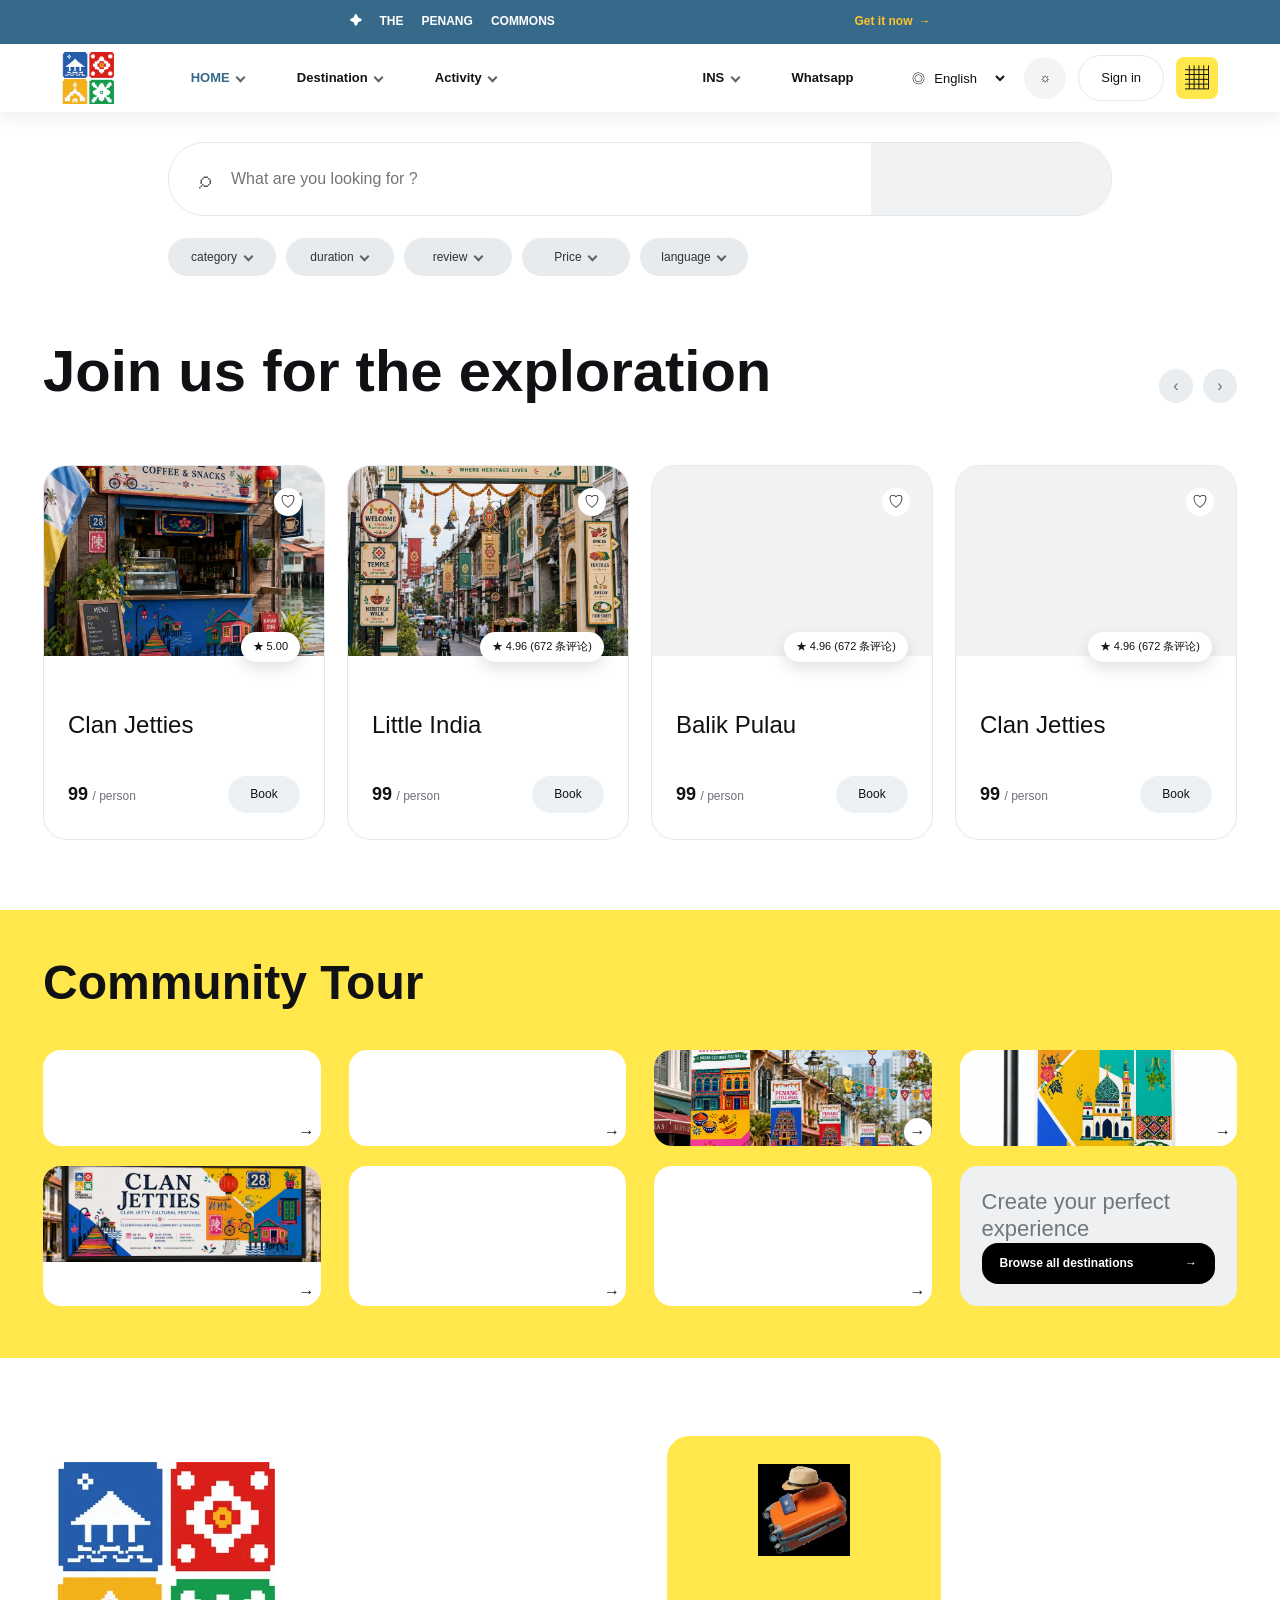
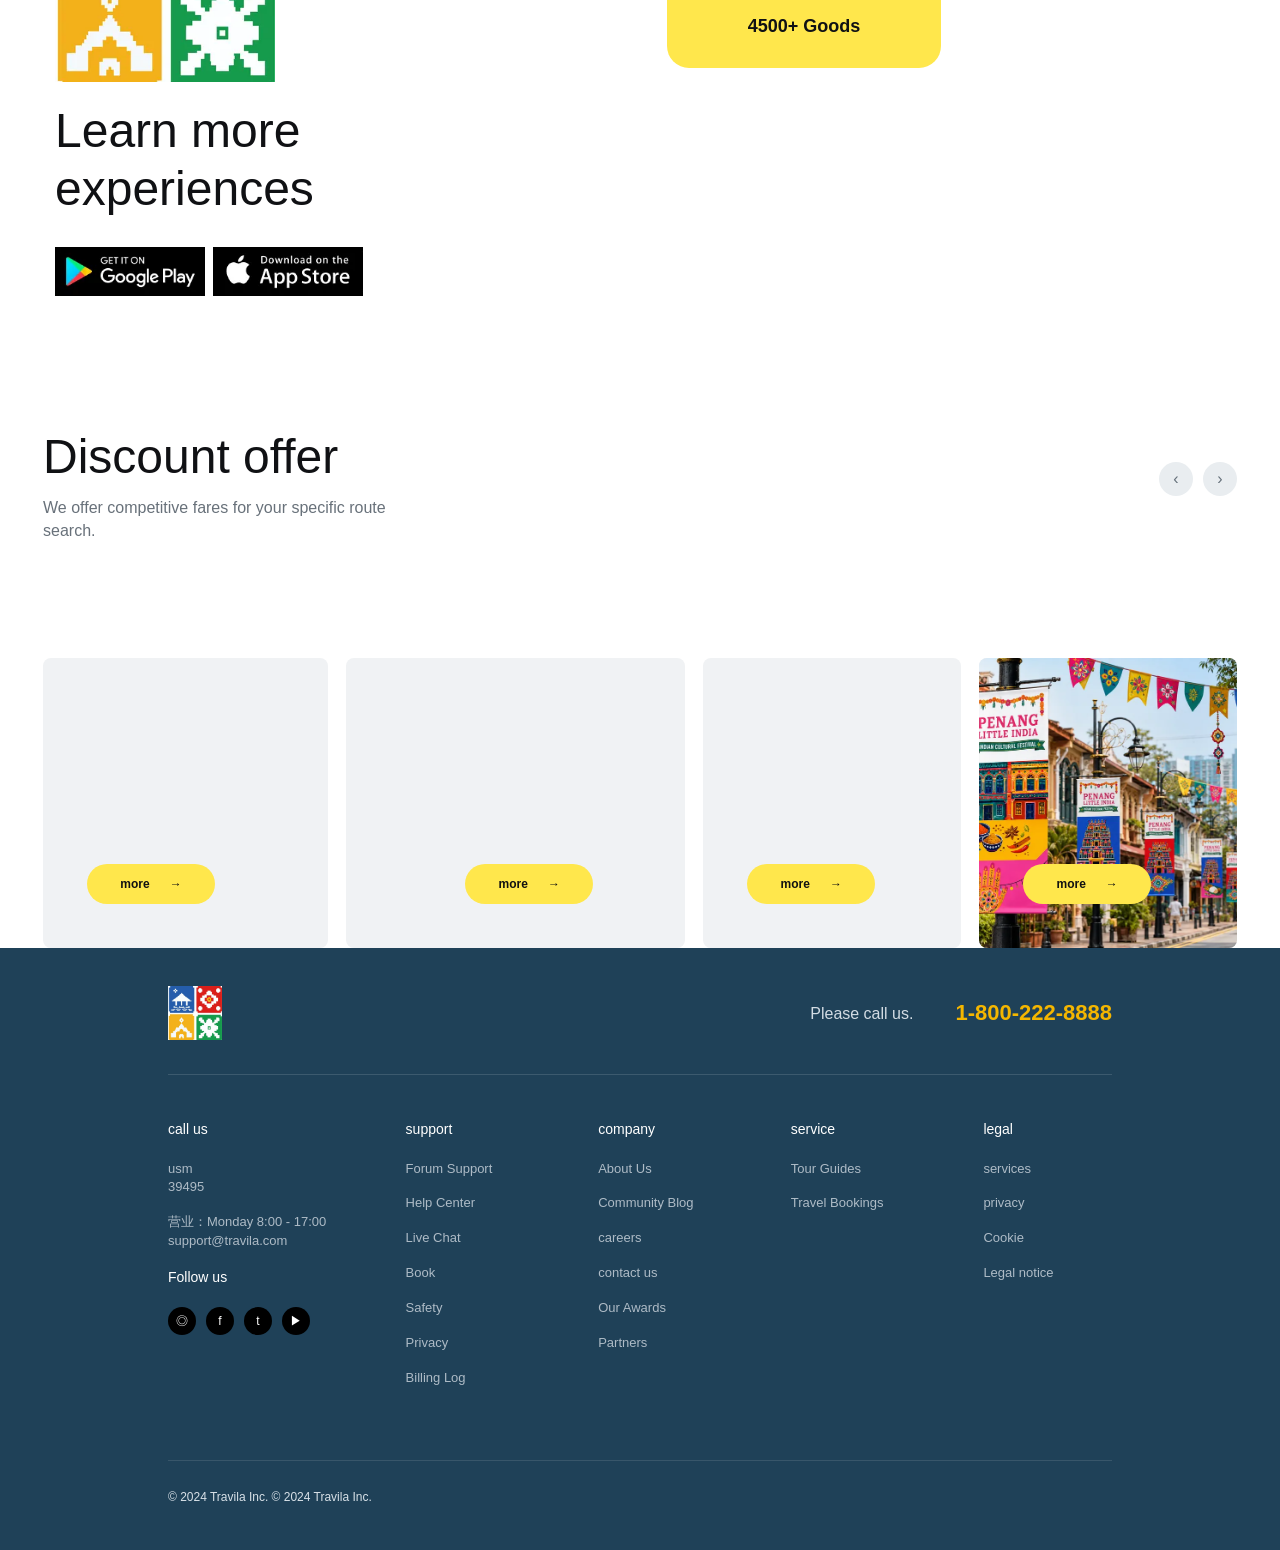
<file: index.html>
<!doctype html>
<html lang="zh-CN">
<head>
  <meta charset="utf-8">
  <meta name="viewport" content="width=device-width, initial-scale=1">
  <meta http-equiv="refresh" content="0; url=page-1.html">
  <title>The Penang Commons</title>
</head>
<body>
  <p><a href="page-1.html">Open The Penang Commons</a></p>
</body>
</html>
</file>
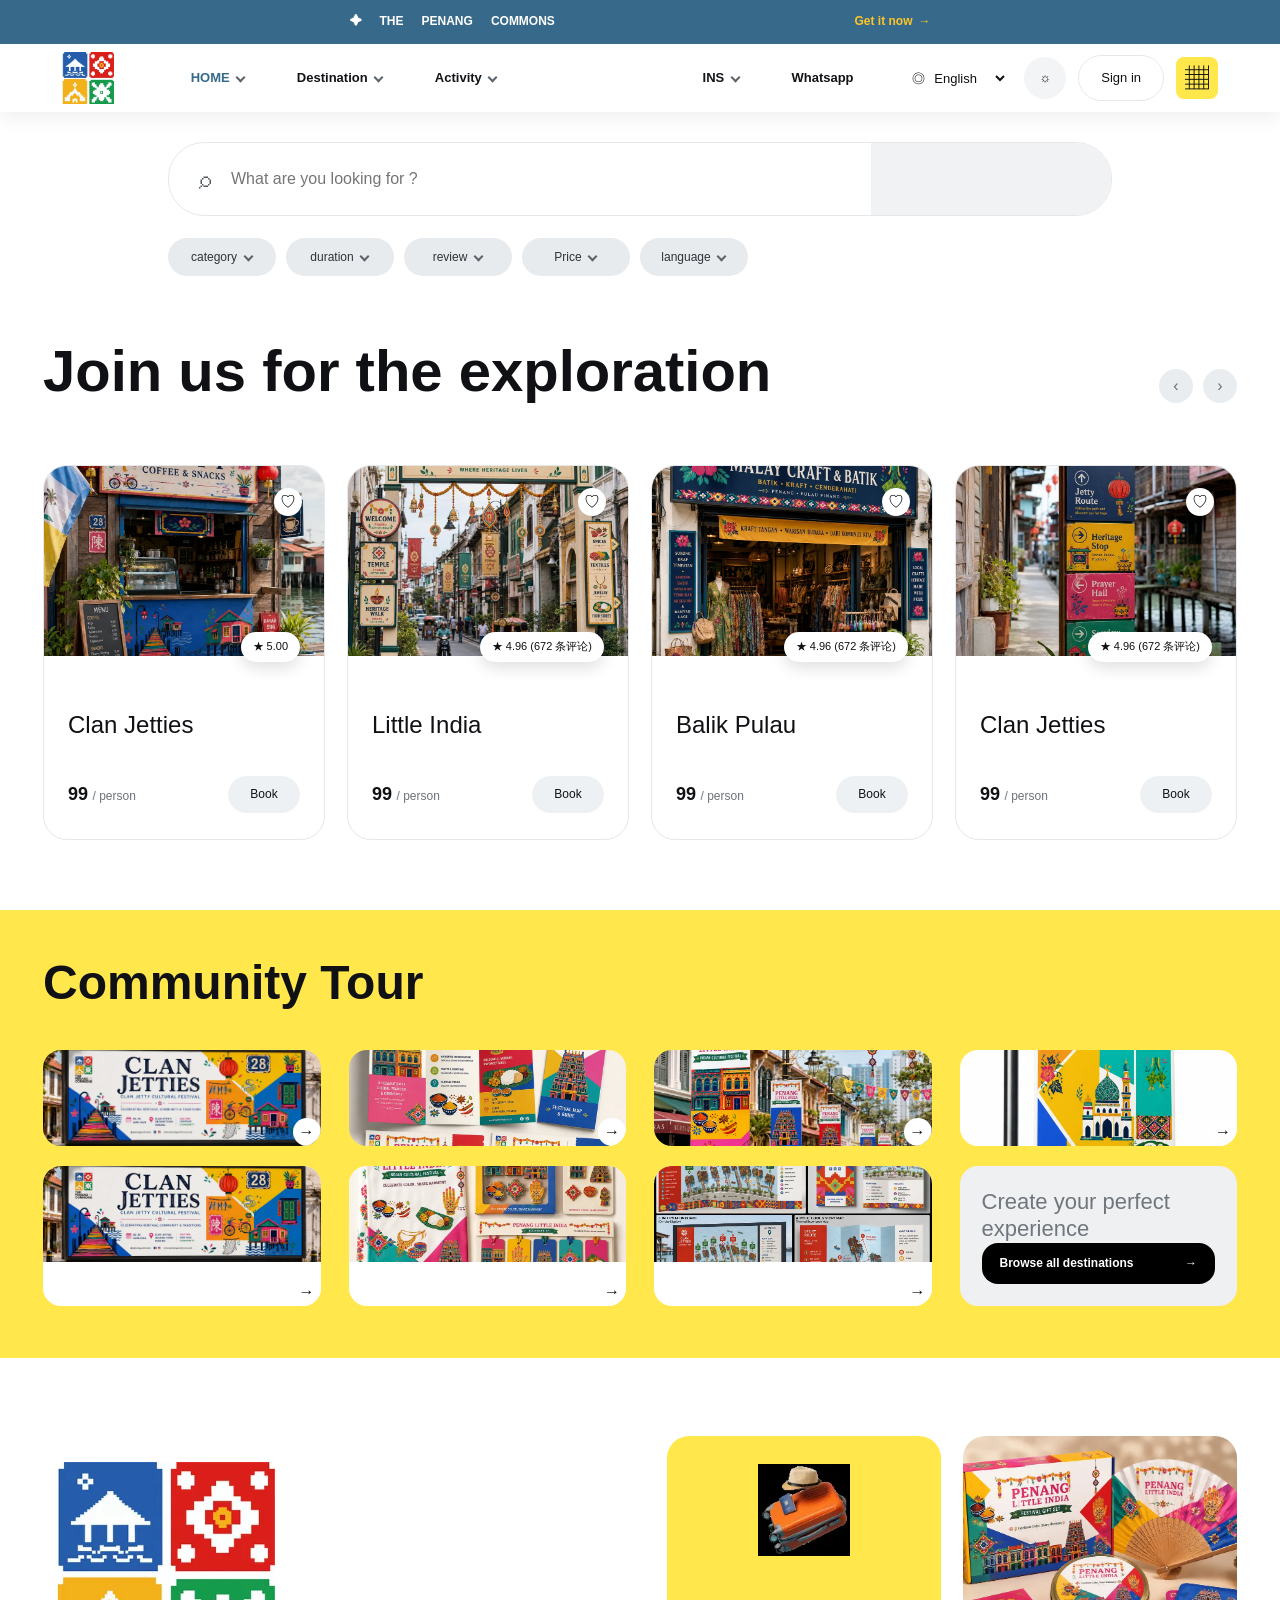
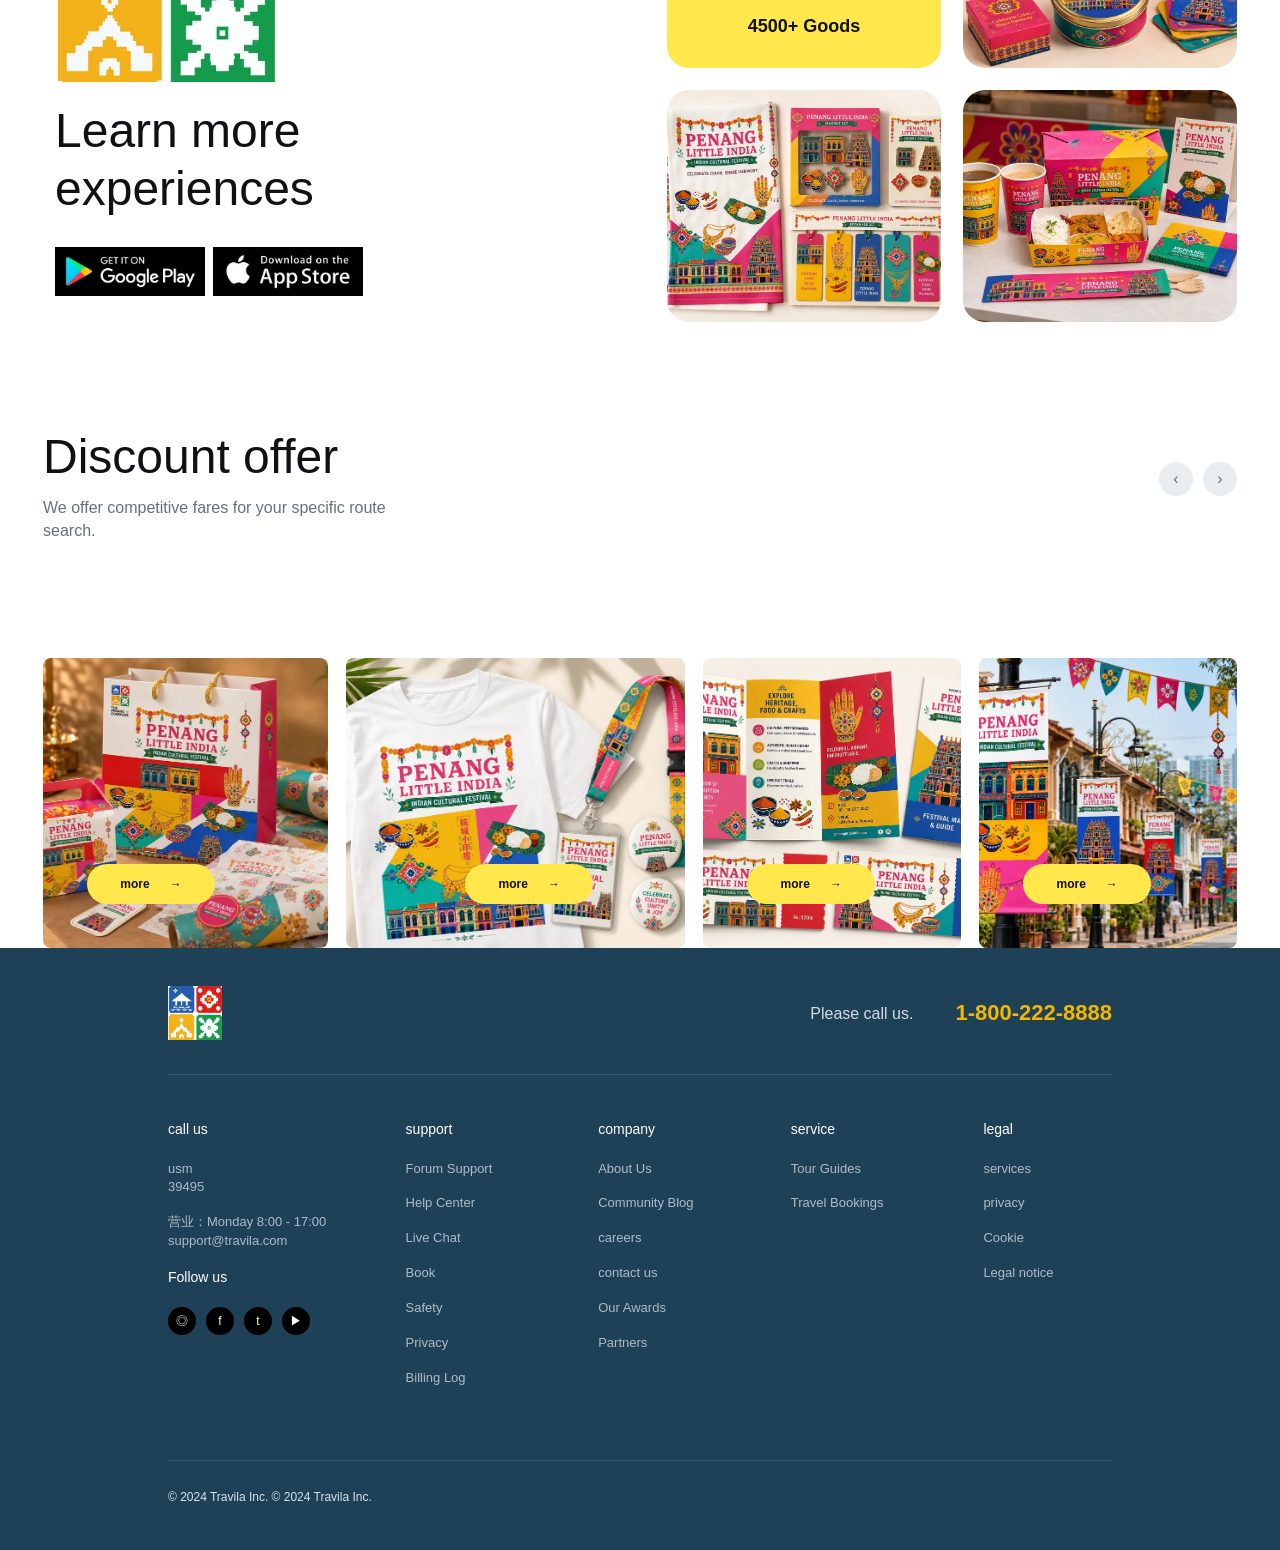
<file: page-1.html>
<!doctype html>
<html lang="zh-CN">
<head>
  <meta charset="utf-8">
  <meta name="viewport" content="width=device-width, initial-scale=1">
  <title>The Penang Commons - Home</title>
  <link rel="stylesheet" href="styles.css?v=20260622-2">
</head>
<body data-page="home">
  <header class="site-header">
    <div class="top-strip">
      <span class="spark">✦</span>
      <span>THE</span>
      <span>PENANG</span>
      <span>COMMONS</span>
      <a class="strip-cta" href="page-3.html"><span data-i18n="common.getItNow">Get it now</span> <span>→</span></a>
    </div>
    <nav class="main-nav" aria-label="Primary">
      <a class="brand" href="page-1.html" aria-label="The Penang Commons home">
        <img loading="lazy" decoding="async" src="assets/optimized/brand-logo.webp" alt="">
      </a>
      <button class="nav-toggle" type="button" aria-label="Open navigation" aria-expanded="false">☰</button>
      <div class="nav-links">
        <a href="page-1.html" class="active"><span data-i18n="nav.home">HOME</span> <span class="chevron">⌄</span></a>
        <a href="page-2.html"><span data-i18n="nav.destination">Destination</span> <span class="chevron">⌄</span></a>
        <a href="page-2.html#experience"><span data-i18n="nav.activity">Activity</span> <span class="chevron">⌄</span></a>
        <a href="page-3.html">INS <span class="chevron">⌄</span></a>
        <a href="page-3.html">Whatsapp</a>
      </div>
      <div class="nav-actions">
        <label class="language-picker" aria-label="Language">
          <span>◎</span>
          <select class="language-select" data-language-select>
            <option value="en">English</option>
            <option value="ms">Malay</option>
            <option value="zh">中文</option>
          </select>
        </label>
        <button type="button" class="round-btn" aria-label="Theme">☼</button>
        <a class="sign-in" href="page-3.html" data-i18n="common.signIn">Sign in</a>
        <a class="grid-btn" href="page-2.html" aria-label="Destination menu">▦</a>
      </div>
    </nav>
  </header>

  <main>
    <section class="search-zone section-narrow">
      <form class="search-bar" action="page-2.html">
        <span class="search-icon">⌕</span>
        <input type="search" placeholder="What are you looking for ?" aria-label="Search destinations" data-i18n-placeholder="home.searchPlaceholder">
        <button type="submit" data-i18n="common.search">Search</button>
      </form>
      <div class="filter-row" aria-label="Filters">
        <button type="button"><span data-i18n="filter.category">category</span> <span class="chevron">⌄</span></button>
        <button type="button"><span data-i18n="filter.duration">duration</span> <span class="chevron">⌄</span></button>
        <button type="button"><span data-i18n="filter.review">review</span> <span class="chevron">⌄</span></button>
        <button type="button"><span data-i18n="filter.price">price</span> <span class="chevron">⌄</span></button>
        <button type="button"><span data-i18n="filter.language">language</span> <span class="chevron">⌄</span></button>
      </div>
    </section>

    <section class="section-wide intro-list">
      <div class="section-title-row">
        <h1 data-i18n="home.heroTitle">Join us for the exploration</h1>
        <div class="small-arrows" aria-hidden="true">
          <button type="button">‹</button>
          <button type="button">›</button>
        </div>
      </div>
      <div class="spot-grid">
        <article class="spot-card">
          <figure><img loading="lazy" decoding="async" src="assets/optimized/clan-shop.webp" alt="Clan Jetties storefront"></figure>
          <button class="heart" type="button" aria-label="Save Clan Jetties">♡</button>
          <span class="rating">★ 5.00</span>
          <h2>Clan Jetties</h2>
          <div class="card-meta">
            <p><strong>99</strong> <span data-i18n="price.perPerson">/ person</span></p>
            <a href="page-2.html" data-i18n="common.book">Book</a>
          </div>
        </article>
        <article class="spot-card">
          <figure><img loading="lazy" decoding="async" src="assets/optimized/little-india-gate.webp" alt="Little India street gate"></figure>
          <button class="heart" type="button" aria-label="Save Little India">♡</button>
          <span class="rating">★ 4.96 (672 条评论)</span>
          <h2>Little India</h2>
          <div class="card-meta">
            <p><strong>99</strong> <span data-i18n="price.perPerson">/ person</span></p>
            <a href="page-2.html" data-i18n="common.book">Book</a>
          </div>
        </article>
        <article class="spot-card">
          <figure><img loading="lazy" decoding="async" src="assets/optimized/malay-craft.webp" alt="Balik Pulau craft storefront"></figure>
          <button class="heart" type="button" aria-label="Save Balik Pulau">♡</button>
          <span class="rating">★ 4.96 (672 条评论)</span>
          <h2>Balik Pulau</h2>
          <div class="card-meta">
            <p><strong>99</strong> <span data-i18n="price.perPerson">/ person</span></p>
            <a href="page-2.html" data-i18n="common.book">Book</a>
          </div>
        </article>
        <article class="spot-card">
          <figure><img loading="lazy" decoding="async" src="assets/optimized/clan-wayfinding.webp" alt="Clan Jetties route sign"></figure>
          <button class="heart" type="button" aria-label="Save Clan Jetties route">♡</button>
          <span class="rating">★ 4.96 (672 条评论)</span>
          <h2>Clan Jetties</h2>
          <div class="card-meta">
            <p><strong>99</strong> <span data-i18n="price.perPerson">/ person</span></p>
            <a href="page-2.html" data-i18n="common.book">Book</a>
          </div>
        </article>
      </div>
    </section>

    <section class="tour-band" id="tour">
      <div class="section-wide">
        <div class="tour-head">
          <h2 data-i18n="home.communityTour">Community Tour</h2>
        </div>
        <div class="tour-grid">
          <a href="page-2.html"><img loading="lazy" decoding="async" src="assets/optimized/clan-billboard.webp" alt="Clan Jetties billboard"><span>→</span></a>
          <a href="page-2.html"><img loading="lazy" decoding="async" src="assets/optimized/little-india-panels.webp" alt="Little India poster panels"><span>→</span></a>
          <a href="page-2.html"><img loading="lazy" decoding="async" src="assets/optimized/street-banners.webp" alt="Street banner campaign"><span>→</span></a>
          <a href="page-2.html"><img loading="lazy" decoding="async" src="assets/optimized/fusion-rollup.webp" alt="Community rollup"><span>→</span></a>
          <a href="page-2.html"><img loading="lazy" decoding="async" src="assets/optimized/hero-billboard.webp" alt="Clan Jetties long billboard"><span>→</span></a>
          <a href="page-2.html"><img loading="lazy" decoding="async" src="assets/optimized/brochure-flat.webp" alt="Printed brochure set"><span>→</span></a>
          <a href="page-2.html"><img loading="lazy" decoding="async" src="assets/optimized/route-book.webp" alt="Explorer route guide"><span>→</span></a>
          <a class="tour-cta" href="page-2.html">
            <span data-i18n="home.createExperience">Create your perfect experience</span>
            <strong><span data-i18n="home.browseAll">Browse all destinations</span> <i>→</i></strong>
          </a>
        </div>
      </div>
    </section>

    <section class="section-wide learn-more">
      <div class="learn-copy">
        <img loading="lazy" decoding="async" src="assets/optimized/brand-logo.webp" alt="">
        <h2><span data-i18n="home.learnMore">Learn more</span><br><span data-i18n="home.experiences">experiences</span></h2>
        <div class="store-row">
          <img loading="lazy" decoding="async" src="assets/optimized/google-play.webp" alt="Get it on Google Play">
          <img loading="lazy" decoding="async" src="assets/optimized/app-store.webp" alt="Download on the App Store">
        </div>
      </div>
      <div class="learn-mosaic" aria-label="Community goods preview">
        <div class="mosaic-count"><img loading="lazy" decoding="async" src="assets/optimized/travel-suitcase.webp" alt=""><span>4500+ Goods</span></div>
        <img loading="lazy" decoding="async" src="assets/optimized/souvenir-fan.webp" alt="Souvenir fan and boxes">
        <img loading="lazy" decoding="async" src="assets/optimized/brochure-flat.webp" alt="Brochure flat lay">
        <img loading="lazy" decoding="async" src="assets/optimized/gift-set.webp" alt="Community gift collection">
      </div>
    </section>

    <section class="section-wide discount-section">
      <div class="section-title-row">
        <div>
          <h2 data-i18n="home.discountOffer">Discount offer</h2>
          <p data-i18n="home.discountCopy">We offer competitive fares for your specific route search.</p>
        </div>
        <div class="small-arrows" aria-hidden="true">
          <button type="button">‹</button>
          <button type="button">›</button>
        </div>
      </div>
      <div class="offer-strip">
        <a class="offer-card" href="page-2.html"><img loading="lazy" decoding="async" src="assets/optimized/little-india-gifts.webp" alt="Little India gift set"><span>more <i>→</i></span></a>
        <a class="offer-card wide" href="page-2.html"><img loading="lazy" decoding="async" src="assets/optimized/little-india-shirt.webp" alt="Little India apparel and lanyard"><span>more <i>→</i></span></a>
        <a class="offer-card" href="page-2.html"><img loading="lazy" decoding="async" src="assets/optimized/little-india-panels.webp" alt="Little India brochure panels"><span>more <i>→</i></span></a>
        <a class="offer-card" href="page-2.html"><img loading="lazy" decoding="async" src="assets/optimized/street-banners.webp" alt="Street banners"><span>more <i>→</i></span></a>
      </div>
    </section>
  </main>

  <footer class="site-footer">
    <div class="footer-inner">
      <div class="footer-call">
        <img loading="lazy" decoding="async" src="assets/optimized/brand-logo.webp" alt="">
        <div><span>Please call us.</span><strong>1-800-222-8888</strong></div>
      </div>
      <div class="footer-grid">
        <div>
          <h3>call us</h3>
          <p>usm<br>39495</p>
          <p>营业：Monday 8:00 - 17:00<br>support@travila.com</p>
          <h3>Follow us</h3>
          <div class="socials"><span>◎</span><span>f</span><span>t</span><span>▶</span></div>
        </div>
        <div><h3>support</h3><a href="#">Forum Support</a><a href="#">Help Center</a><a href="#">Live Chat</a><a href="#">Book</a><a href="#">Safety</a><a href="#">Privacy</a><a href="#">Billing Log</a></div>
        <div><h3>company</h3><a href="#">About Us</a><a href="#">Community Blog</a><a href="#">careers</a><a href="page-3.html">contact us</a><a href="#">Our Awards</a><a href="#">Partners</a></div>
        <div><h3>service</h3><a href="#">Tour Guides</a><a href="#">Travel Bookings</a></div>
        <div><h3>legal</h3><a href="#">services</a><a href="#">privacy</a><a href="#">Cookie</a><a href="#">Legal notice</a></div>
      </div>
      <p class="copyright">© 2024 Travila Inc. © 2024 Travila Inc.</p>
    </div>
  </footer>
  <script src="script.js"></script>
</body>
</html>
</file>
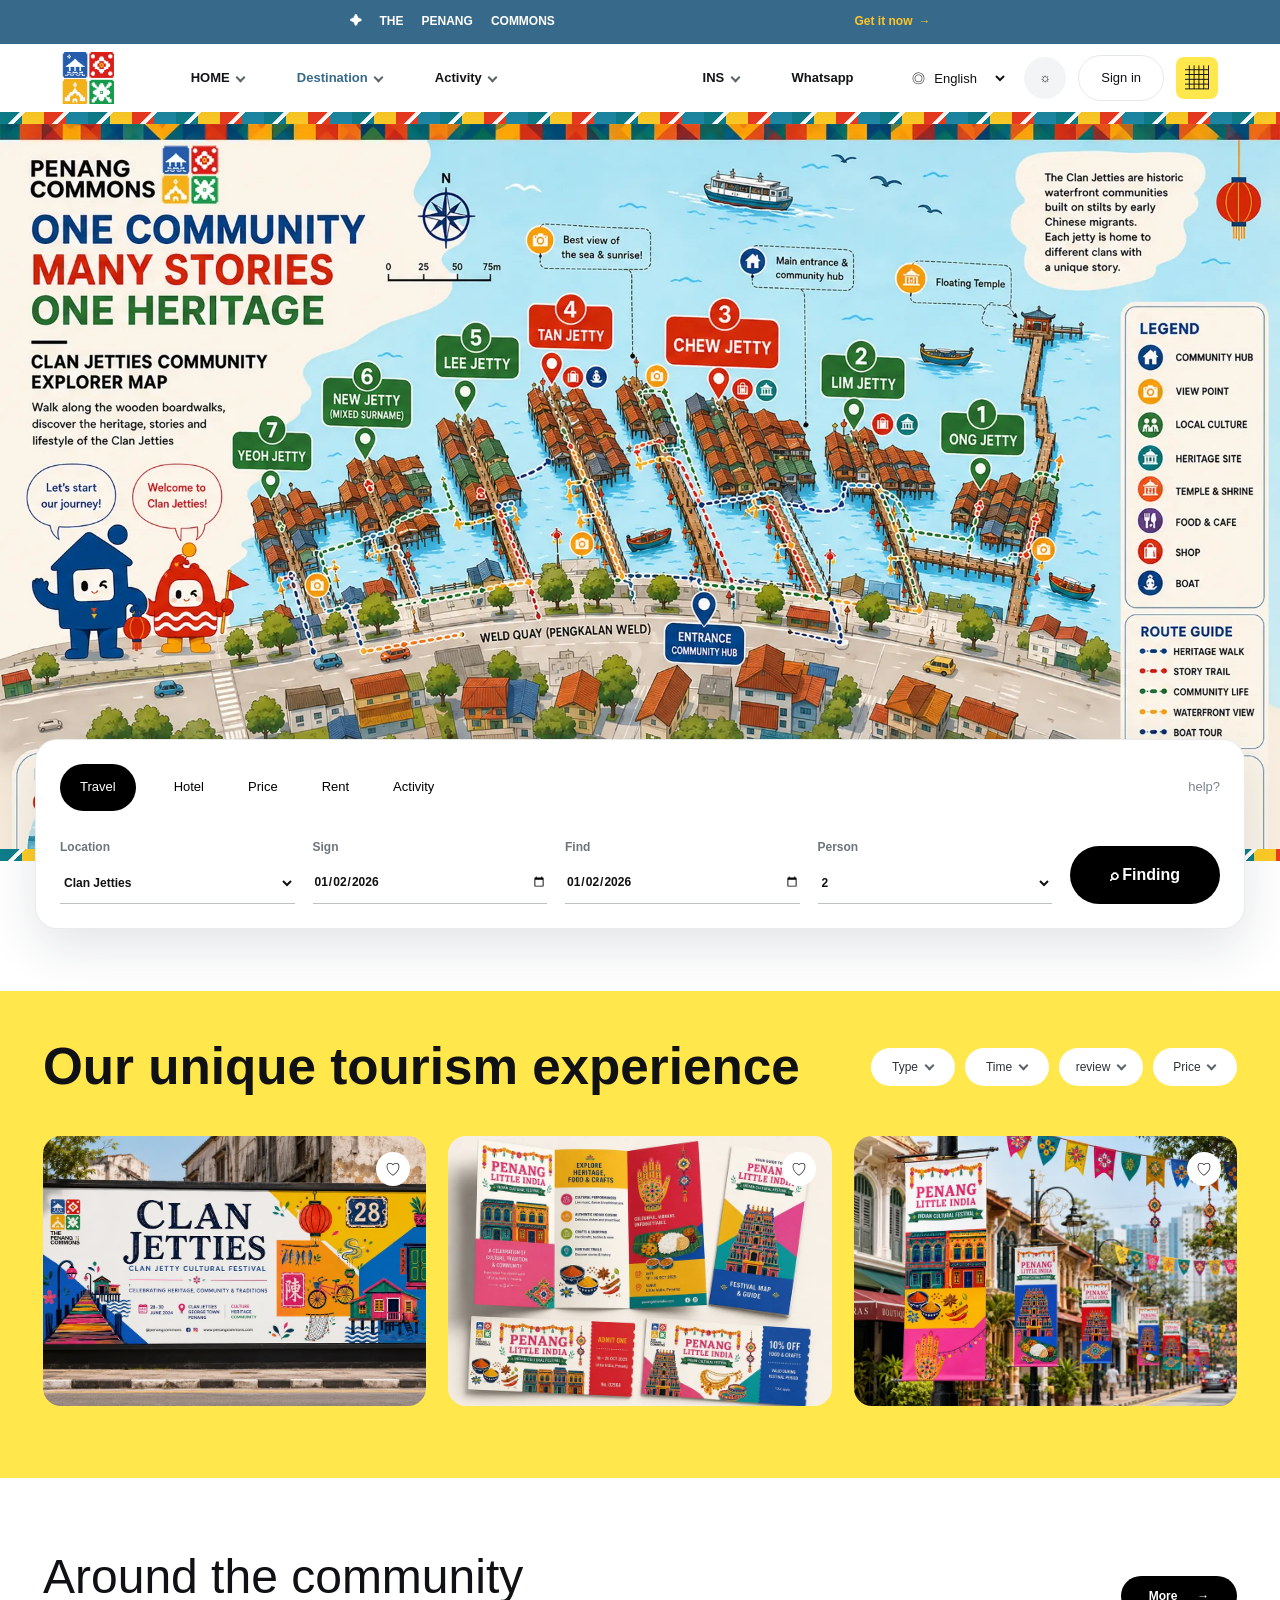
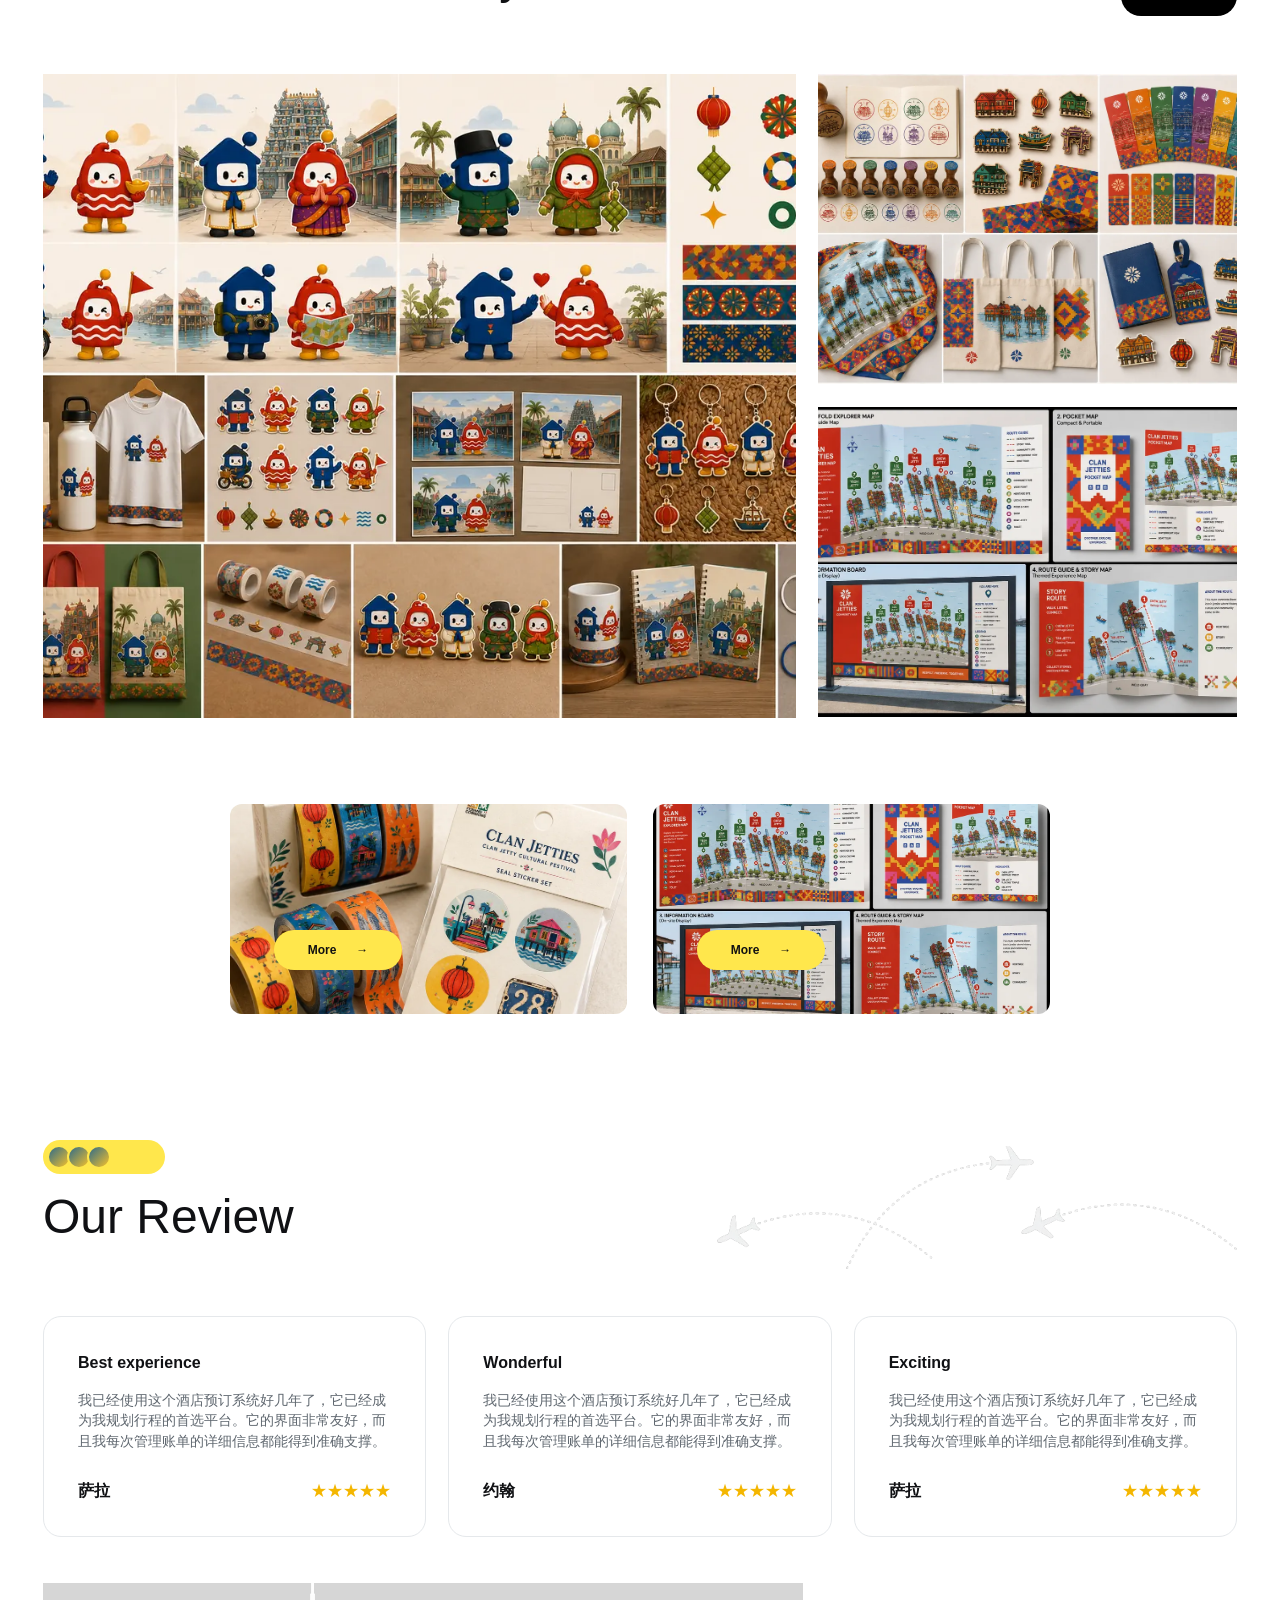
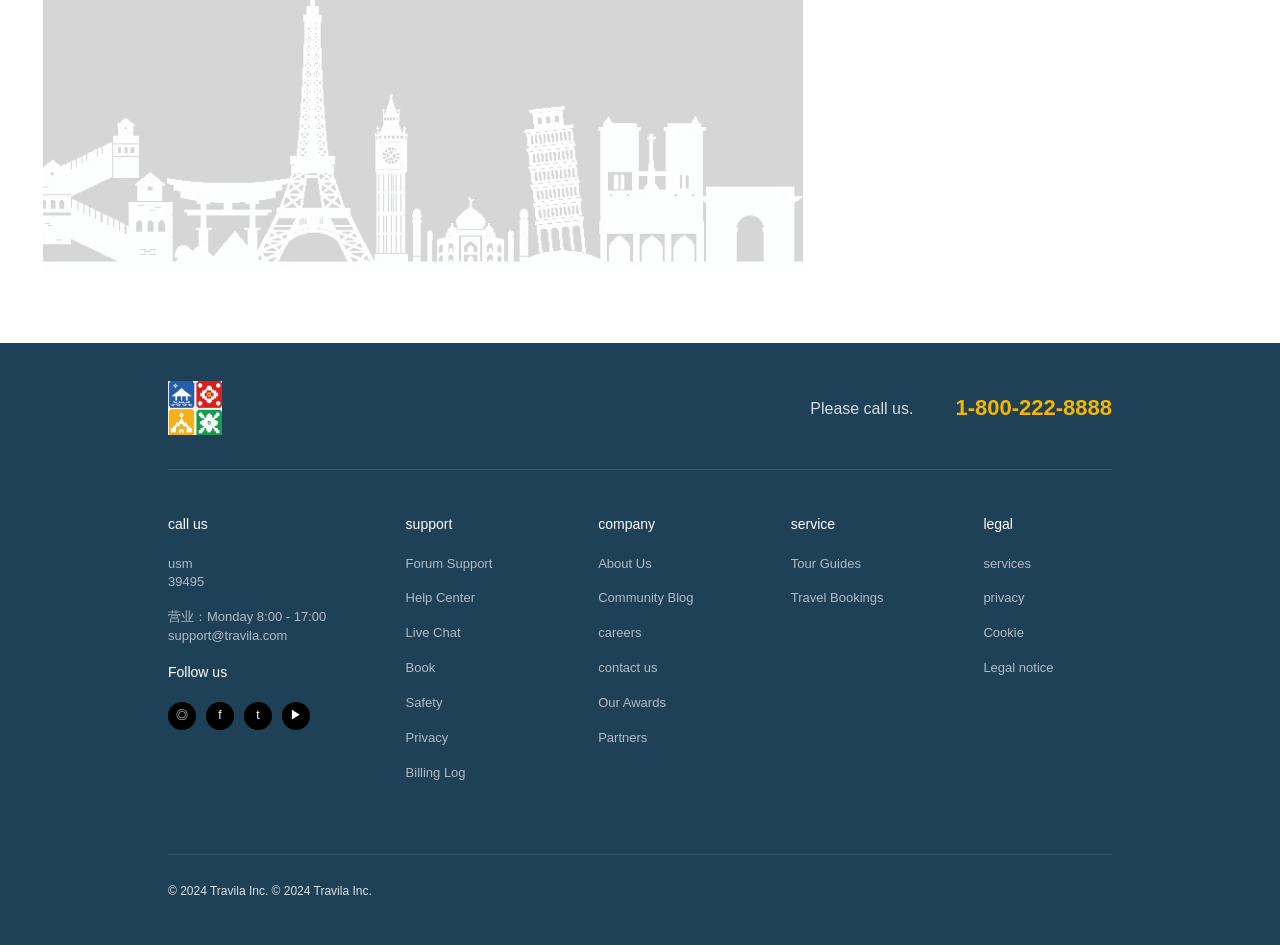
<file: page-2.html>
<!doctype html>
<html lang="zh-CN">
<head>
  <meta charset="utf-8">
  <meta name="viewport" content="width=device-width, initial-scale=1">
  <title>The Penang Commons - Destination</title>
  <link rel="stylesheet" href="styles.css?v=20260622-2">
</head>
<body data-page="destination">
  <header class="site-header">
    <div class="top-strip">
      <span class="spark">✦</span>
      <span>THE</span>
      <span>PENANG</span>
      <span>COMMONS</span>
      <a class="strip-cta" href="page-3.html"><span data-i18n="common.getItNow">Get it now</span> <span>→</span></a>
    </div>
    <nav class="main-nav" aria-label="Primary">
      <a class="brand" href="page-1.html" aria-label="The Penang Commons home">
        <img loading="lazy" decoding="async" src="assets/optimized/brand-logo.webp" alt="">
      </a>
      <button class="nav-toggle" type="button" aria-label="Open navigation" aria-expanded="false">☰</button>
      <div class="nav-links">
        <a href="page-1.html"><span data-i18n="nav.home">HOME</span> <span class="chevron">⌄</span></a>
        <a href="page-2.html" class="active"><span data-i18n="nav.destination">Destination</span> <span class="chevron">⌄</span></a>
        <a href="#experience"><span data-i18n="nav.activity">Activity</span> <span class="chevron">⌄</span></a>
        <a href="page-3.html">INS <span class="chevron">⌄</span></a>
        <a href="page-3.html">Whatsapp</a>
      </div>
      <div class="nav-actions">
        <label class="language-picker" aria-label="Language">
          <span>◎</span>
          <select class="language-select" data-language-select>
            <option value="en">English</option>
            <option value="ms">Malay</option>
            <option value="zh">中文</option>
          </select>
        </label>
        <button type="button" class="round-btn" aria-label="Theme">☼</button>
        <a class="sign-in" href="page-3.html" data-i18n="common.signIn">Sign in</a>
        <a class="grid-btn" href="page-3.html" aria-label="Contact menu">▦</a>
      </div>
    </nav>
  </header>

  <main>
    <section class="map-hero">
      <div class="pattern-line"></div>
      <img loading="lazy" decoding="async" src="assets/optimized/explorer-map.webp" alt="Clan Jetties community explorer map">
      <form class="booking-panel" action="page-3.html">
        <div class="booking-tabs">
          <button class="active" type="button" data-i18n="booking.travel">Travel</button>
          <button type="button" data-i18n="booking.hotel">Hotel</button>
          <button type="button" data-i18n="filter.price">Price</button>
          <button type="button" data-i18n="booking.rent">Rent</button>
          <button type="button" data-i18n="nav.activity">Activity</button>
          <a href="page-3.html" data-i18n="booking.help">help?</a>
        </div>
        <div class="booking-fields">
          <label><span data-i18n="booking.location">Location</span> <select><option>Clan Jetties</option><option>Little India</option><option>Balik Pulau</option></select></label>
          <label><span data-i18n="booking.sign">Sign</span> <input type="date" value="2026-01-02"></label>
          <label><span data-i18n="booking.find">Find</span> <input type="date" value="2026-01-02"></label>
          <label><span data-i18n="booking.person">Person</span> <select><option>2</option><option>4</option></select></label>
          <button type="submit">⌕ <span data-i18n="booking.finding">Finding</span></button>
        </div>
      </form>
      <div class="pattern-line"></div>
    </section>

    <section class="yellow-experience" id="experience">
      <div class="section-wide experience-inner">
        <div class="experience-head">
          <h1 data-i18n="destination.uniqueExperience">Our unique tourism experience</h1>
          <div class="filter-row compact">
            <button type="button"><span data-i18n="filter.type">Type</span> <span class="chevron">⌄</span></button>
            <button type="button"><span data-i18n="filter.time">Time</span> <span class="chevron">⌄</span></button>
            <button type="button"><span data-i18n="filter.review">Review</span> <span class="chevron">⌄</span></button>
            <button type="button"><span data-i18n="filter.price">Price</span> <span class="chevron">⌄</span></button>
          </div>
        </div>
        <div class="experience-cards">
          <a href="page-3.html"><img loading="lazy" decoding="async" src="assets/optimized/clan-billboard.webp" alt="Clan Jetties billboard"><span>♡</span></a>
          <a href="page-3.html"><img loading="lazy" decoding="async" src="assets/optimized/little-india-panels.webp" alt="Little India posters"><span>♡</span></a>
          <a href="page-3.html"><img loading="lazy" decoding="async" src="assets/optimized/street-banners.webp" alt="Street banners"><span>♡</span></a>
        </div>
      </div>
    </section>

    <section class="section-wide community-section">
      <div class="section-title-row">
        <h2 data-i18n="destination.aroundCommunity">Around the community</h2>
        <a class="dark-more" href="page-3.html"><span data-i18n="common.more">More</span> <span>→</span></a>
      </div>
      <div class="community-wall">
        <img loading="lazy" decoding="async" class="wide" src="assets/optimized/community-merch-collage.webp" alt="Merchandise wall">
        <img loading="lazy" decoding="async" src="assets/optimized/stamp-collection.webp" alt="Stamp collection">
        <img loading="lazy" decoding="async" src="assets/optimized/route-book.webp" alt="Story route book">
      </div>
      <div class="community-promo">
        <a href="page-3.html"><img loading="lazy" decoding="async" src="assets/optimized/clan-tape.webp" alt="Washi tape and stamps"><span>More <i>→</i></span></a>
        <a href="page-3.html"><img loading="lazy" decoding="async" src="assets/optimized/route-book.webp" alt="Explorer map brochure"><span>More <i>→</i></span></a>
      </div>
    </section>

    <section class="section-wide review-section" id="reviews">
      <div class="avatar-pill"><span></span><span></span><span></span></div>
      <h2 data-i18n="destination.ourReview">Our Review</h2>
      <img loading="lazy" decoding="async" class="flight-paths" src="assets/optimized/flight-paths.webp" alt="">
      <div class="review-cards">
        <article>
          <h3>Best experience</h3>
          <p>我已经使用这个酒店预订系统好几年了，它已经成为我规划行程的首选平台。它的界面非常友好，而且我每次管理账单的详细信息都能得到准确支撑。</p>
          <div><strong>萨拉</strong><span>★★★★★</span></div>
        </article>
        <article>
          <h3>Wonderful</h3>
          <p>我已经使用这个酒店预订系统好几年了，它已经成为我规划行程的首选平台。它的界面非常友好，而且我每次管理账单的详细信息都能得到准确支撑。</p>
          <div><strong>约翰</strong><span>★★★★★</span></div>
        </article>
        <article>
          <h3>Exciting</h3>
          <p>我已经使用这个酒店预订系统好几年了，它已经成为我规划行程的首选平台。它的界面非常友好，而且我每次管理账单的详细信息都能得到准确支撑。</p>
          <div><strong>萨拉</strong><span>★★★★★</span></div>
        </article>
      </div>
      <img loading="lazy" decoding="async" class="skyline" src="assets/optimized/skyline.webp" alt="">
    </section>
  </main>

  <footer class="site-footer">
    <div class="footer-inner">
      <div class="footer-call">
        <img loading="lazy" decoding="async" src="assets/optimized/brand-logo.webp" alt="">
        <div><span>Please call us.</span><strong>1-800-222-8888</strong></div>
      </div>
      <div class="footer-grid">
        <div>
          <h3>call us</h3>
          <p>usm<br>39495</p>
          <p>营业：Monday 8:00 - 17:00<br>support@travila.com</p>
          <h3>Follow us</h3>
          <div class="socials"><span>◎</span><span>f</span><span>t</span><span>▶</span></div>
        </div>
        <div><h3>support</h3><a href="#">Forum Support</a><a href="#">Help Center</a><a href="#">Live Chat</a><a href="#">Book</a><a href="#">Safety</a><a href="#">Privacy</a><a href="#">Billing Log</a></div>
        <div><h3>company</h3><a href="#">About Us</a><a href="#">Community Blog</a><a href="#">careers</a><a href="page-3.html">contact us</a><a href="#">Our Awards</a><a href="#">Partners</a></div>
        <div><h3>service</h3><a href="#">Tour Guides</a><a href="#">Travel Bookings</a></div>
        <div><h3>legal</h3><a href="#">services</a><a href="#">privacy</a><a href="#">Cookie</a><a href="#">Legal notice</a></div>
      </div>
      <p class="copyright">© 2024 Travila Inc. © 2024 Travila Inc.</p>
    </div>
  </footer>
  <script src="script.js"></script>
</body>
</html>
</file>
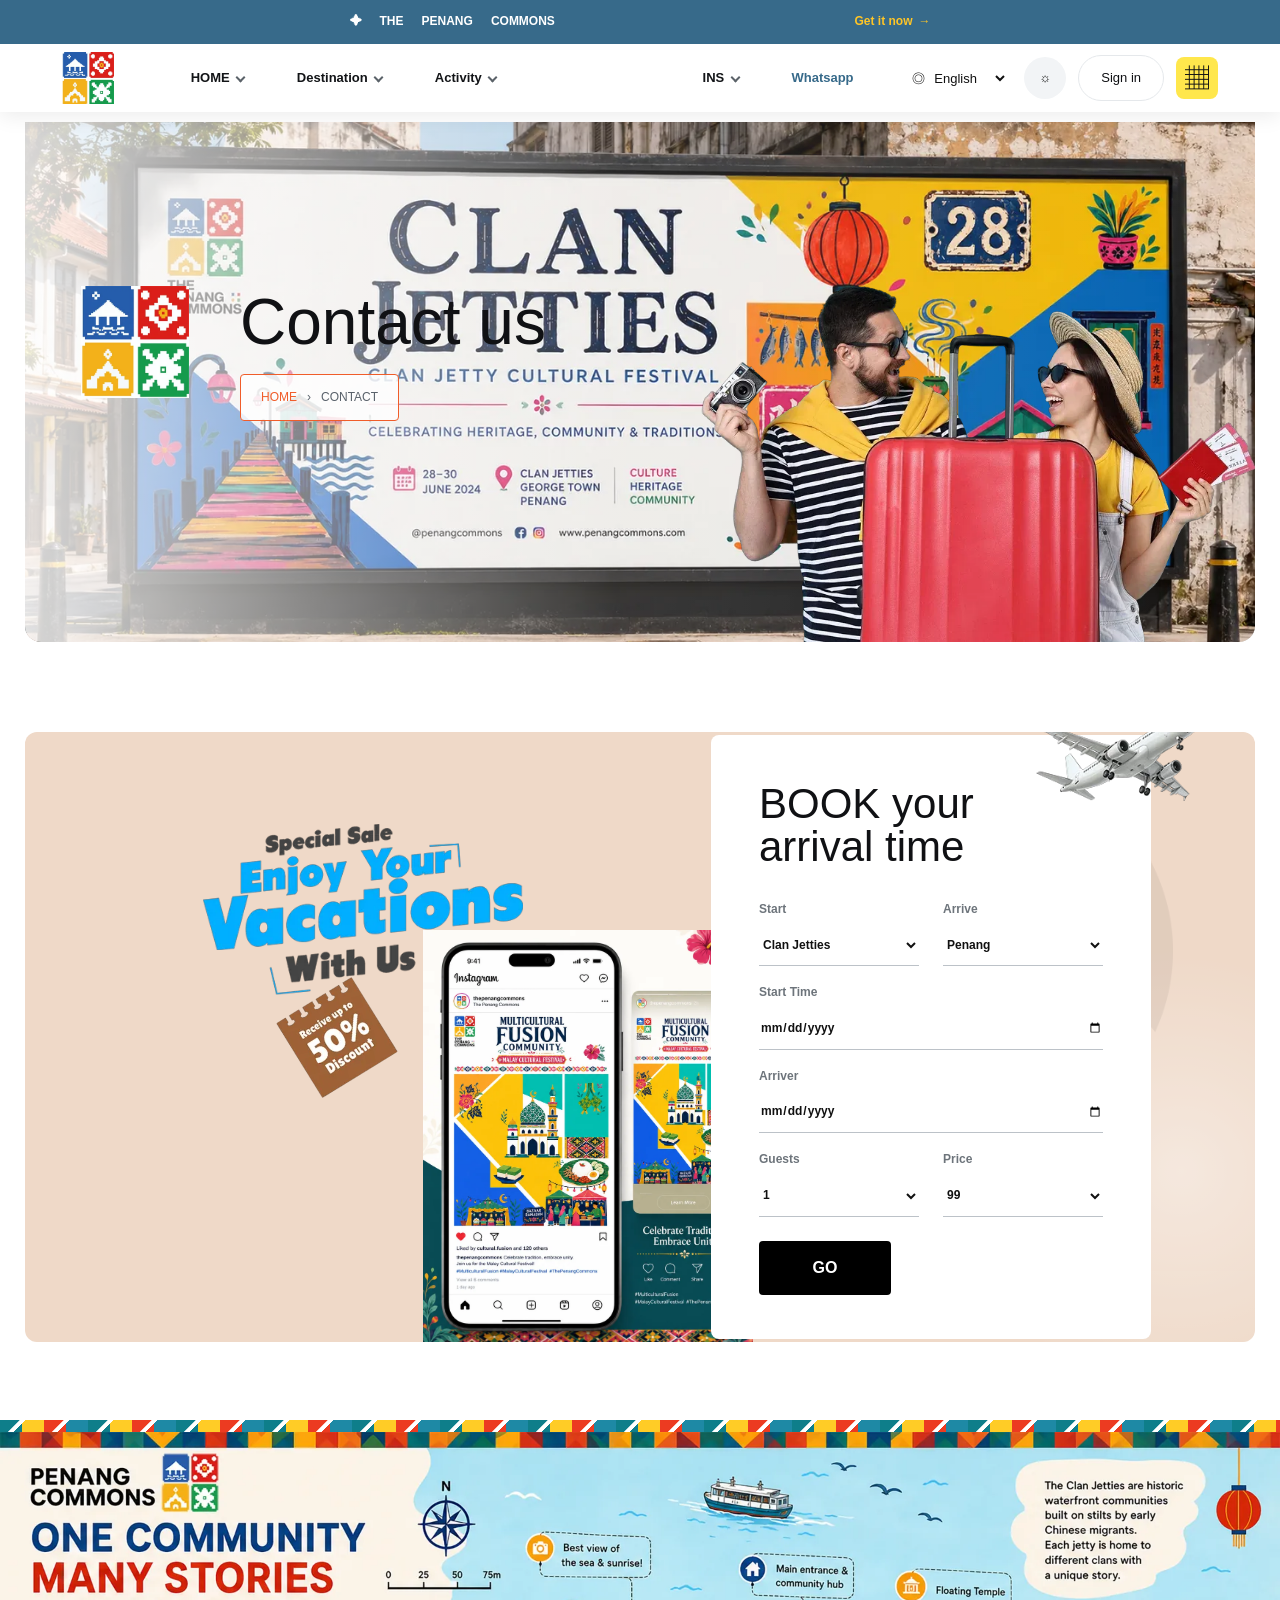
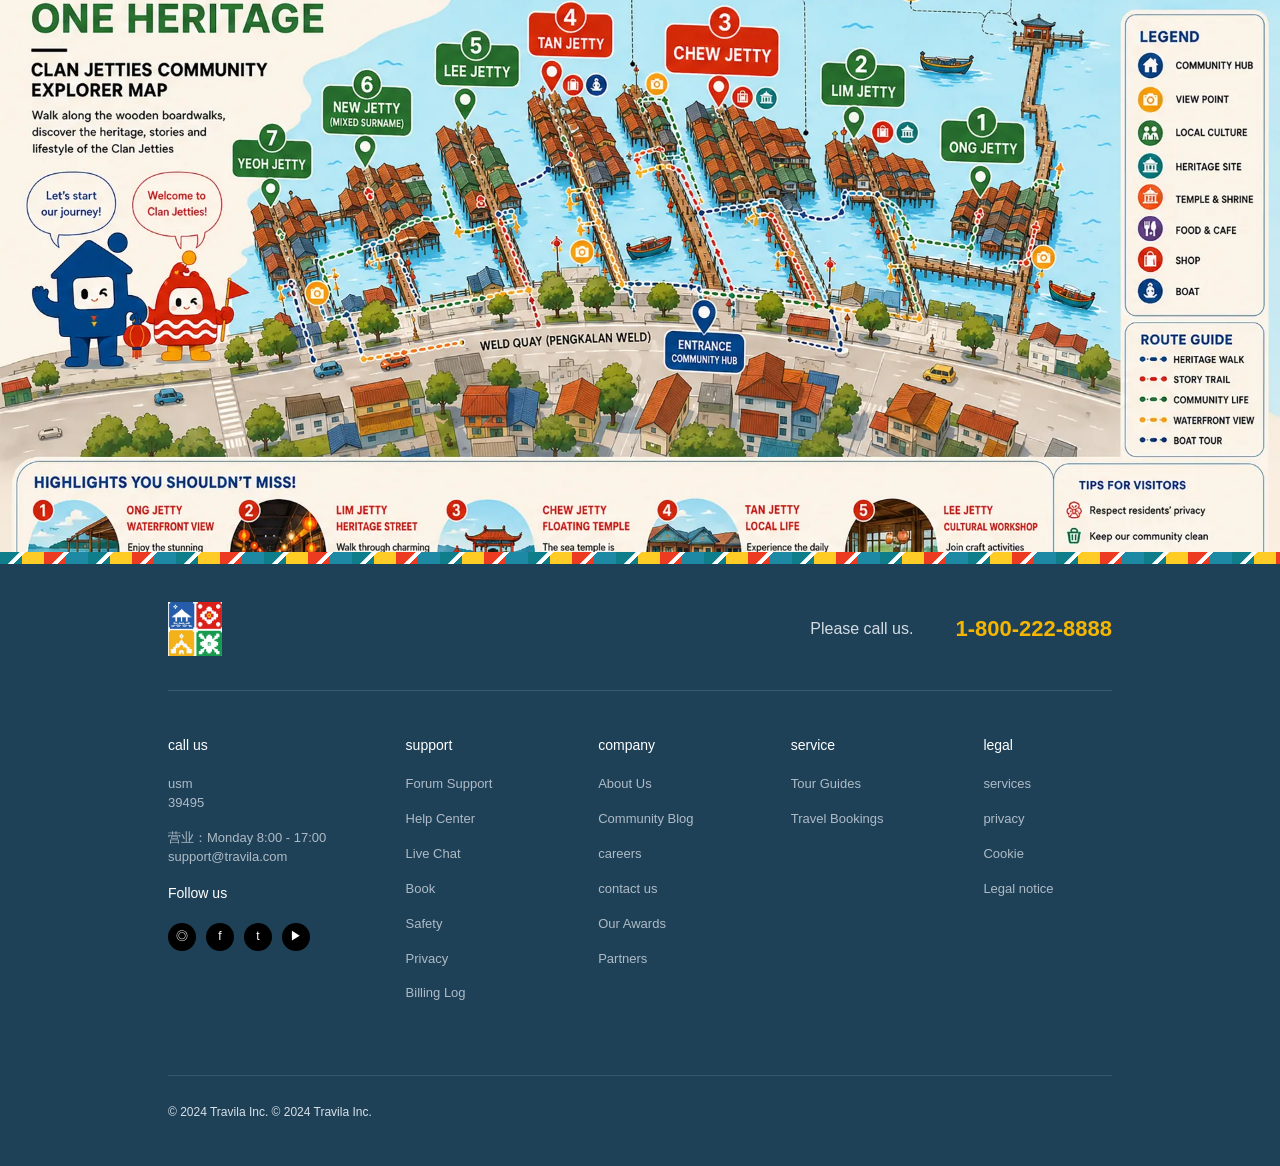
<file: page-3.html>
<!doctype html>
<html lang="zh-CN">
<head>
  <meta charset="utf-8">
  <meta name="viewport" content="width=device-width, initial-scale=1">
  <title>The Penang Commons - Contact</title>
  <link rel="stylesheet" href="styles.css?v=20260622-2">
</head>
<body data-page="contact">
  <header class="site-header">
    <div class="top-strip">
      <span class="spark">✦</span>
      <span>THE</span>
      <span>PENANG</span>
      <span>COMMONS</span>
      <a class="strip-cta" href="#booking"><span data-i18n="common.getItNow">Get it now</span> <span>→</span></a>
    </div>
    <nav class="main-nav" aria-label="Primary">
      <a class="brand" href="page-1.html" aria-label="The Penang Commons home">
        <img loading="lazy" decoding="async" src="assets/optimized/brand-logo.webp" alt="">
      </a>
      <button class="nav-toggle" type="button" aria-label="Open navigation" aria-expanded="false">☰</button>
      <div class="nav-links">
        <a href="page-1.html"><span data-i18n="nav.home">HOME</span> <span class="chevron">⌄</span></a>
        <a href="page-2.html"><span data-i18n="nav.destination">Destination</span> <span class="chevron">⌄</span></a>
        <a href="page-2.html#experience"><span data-i18n="nav.activity">Activity</span> <span class="chevron">⌄</span></a>
        <a href="page-3.html">INS <span class="chevron">⌄</span></a>
        <a href="page-3.html" class="active">Whatsapp</a>
      </div>
      <div class="nav-actions">
        <label class="language-picker" aria-label="Language">
          <span>◎</span>
          <select class="language-select" data-language-select>
            <option value="en">English</option>
            <option value="ms">Malay</option>
            <option value="zh">中文</option>
          </select>
        </label>
        <button type="button" class="round-btn" aria-label="Theme">☼</button>
        <a class="sign-in" href="#booking" data-i18n="common.signIn">Sign in</a>
        <a class="grid-btn" href="page-1.html" aria-label="Home menu">▦</a>
      </div>
    </nav>
  </header>

  <main>
    <section class="contact-hero section-wide">
      <img loading="lazy" decoding="async" class="contact-logo" src="assets/optimized/brand-logo.webp" alt="">
      <div class="hero-copy">
        <h1 data-i18n="contact.title">Contact us</h1>
        <div class="breadcrumb"><a href="page-1.html" data-i18n="nav.home">HOME</a><span>›</span><span data-i18n="contact.breadcrumb">CONTACT</span></div>
      </div>
      <img loading="lazy" decoding="async" class="hero-board" src="assets/optimized/hero-billboard.webp" alt="Clan Jetties cultural festival billboard">
      <img loading="lazy" decoding="async" class="traveler" src="assets/optimized/traveler-couple.webp" alt="Travelers at Clan Jetties">
    </section>

    <section class="section-wide booking-sale" id="booking">
      <div class="sale-art">
        <img loading="lazy" decoding="async" class="vacation-title" src="assets/optimized/vacation-title.webp" alt="Enjoy your vacations with us">
        <img loading="lazy" decoding="async" class="phone-social" src="assets/optimized/phone-social.webp" alt="Community Instagram mockup">
        <img loading="lazy" decoding="async" class="discount-tag" src="assets/optimized/discount-tag.webp" alt="Receive up to 50% discount">
      </div>
      <form class="arrival-card" action="page-2.html">
        <img loading="lazy" decoding="async" class="plane-white" src="assets/optimized/plane-white.webp" alt="">
        <h2><span data-i18n="contact.bookYour">BOOK your</span><br><span data-i18n="contact.arrivalTime">arrival time</span></h2>
        <div class="form-grid">
          <label><span data-i18n="booking.start">Start</span><select><option>Clan Jetties</option><option>Little India</option><option>Balik Pulau</option></select></label>
          <label><span data-i18n="booking.arrive">Arrive</span><select><option>Penang</option><option>George Town</option></select></label>
          <label class="full"><span data-i18n="booking.startTime">Start Time</span><input type="date"></label>
          <label class="full"><span data-i18n="booking.arriver">Arriver</span><input type="date"></label>
          <label><span data-i18n="booking.guests">Guests</span><select><option>1</option><option>2</option><option>4</option></select></label>
          <label><span data-i18n="filter.price">Price</span><select><option>99</option><option>199</option></select></label>
        </div>
        <button type="submit">GO</button>
      </form>
    </section>

    <section class="contact-map">
      <div class="pattern-line"></div>
      <img loading="lazy" decoding="async" src="assets/optimized/explorer-map-contact.webp" alt="Clan Jetties explorer map">
      <div class="pattern-line"></div>
    </section>
  </main>

  <footer class="site-footer">
    <div class="footer-inner">
      <div class="footer-call">
        <img loading="lazy" decoding="async" src="assets/optimized/brand-logo.webp" alt="">
        <div><span>Please call us.</span><strong>1-800-222-8888</strong></div>
      </div>
      <div class="footer-grid">
        <div>
          <h3>call us</h3>
          <p>usm<br>39495</p>
          <p>营业：Monday 8:00 - 17:00<br>support@travila.com</p>
          <h3>Follow us</h3>
          <div class="socials"><span>◎</span><span>f</span><span>t</span><span>▶</span></div>
        </div>
        <div><h3>support</h3><a href="#">Forum Support</a><a href="#">Help Center</a><a href="#">Live Chat</a><a href="#">Book</a><a href="#">Safety</a><a href="#">Privacy</a><a href="#">Billing Log</a></div>
        <div><h3>company</h3><a href="#">About Us</a><a href="#">Community Blog</a><a href="#">careers</a><a href="page-3.html">contact us</a><a href="#">Our Awards</a><a href="#">Partners</a></div>
        <div><h3>service</h3><a href="#">Tour Guides</a><a href="#">Travel Bookings</a></div>
        <div><h3>legal</h3><a href="#">services</a><a href="#">privacy</a><a href="#">Cookie</a><a href="#">Legal notice</a></div>
      </div>
      <p class="copyright">© 2024 Travila Inc. © 2024 Travila Inc.</p>
    </div>
  </footer>
  <script src="script.js"></script>
</body>
</html>
</file>
<file: styles.css>
:root {
  --blue: #376a8a;
  --navy: #1f4158;
  --ink: #101114;
  --muted: #6f7780;
  --line: #e5e8eb;
  --soft: #f5f7f8;
  --yellow: #ffe74c;
  --gold: #f4b600;
  --white: #fff;
  --shadow: 0 18px 50px rgba(27, 43, 56, .12);
}

* {
  box-sizing: border-box;
}

html {
  scroll-behavior: smooth;
}

body {
  margin: 0;
  color: var(--ink);
  background: #fff;
  font-family: Inter, "Segoe UI", Arial, "Microsoft YaHei", sans-serif;
  line-height: 1.45;
}

img {
  display: block;
  max-width: 100%;
}

a {
  color: inherit;
  text-decoration: none;
}

button,
input,
select {
  font: inherit;
}

.site-header {
  position: sticky;
  top: 0;
  z-index: 50;
  background: #fff;
  box-shadow: 0 4px 20px rgba(0, 0, 0, .08);
}

.top-strip {
  display: flex;
  align-items: center;
  justify-content: center;
  gap: 18px;
  min-height: 44px;
  color: #fff;
  background: var(--blue);
  font-size: 12px;
  font-weight: 700;
  letter-spacing: 0;
}

.top-strip .strip-cta {
  display: inline-flex;
  align-items: center;
  gap: 6px;
  margin-left: clamp(80px, 22vw, 520px);
  color: #ffc526;
}

.main-nav {
  display: grid;
  grid-template-columns: 74px 1fr auto;
  align-items: center;
  gap: 28px;
  max-width: 1780px;
  min-height: 68px;
  margin: 0 auto;
  padding: 0 62px;
}

.brand {
  width: 52px;
  height: 52px;
  overflow: hidden;
  display: flex;
  align-items: flex-start;
}

.brand img {
  width: 52px;
  min-width: 52px;
}

.nav-links {
  display: flex;
  align-items: center;
  justify-content: center;
  gap: clamp(22px, 4vw, 72px);
  font-size: 13px;
  font-weight: 650;
}

.nav-links a {
  display: inline-flex;
  align-items: center;
  gap: 6px;
  padding: 24px 0;
  color: #121417;
}

.nav-links a.active {
  color: var(--blue);
}

.nav-links a:nth-child(4) {
  margin-left: clamp(120px, 12vw, 260px);
}

.chevron,
.nav-links .chevron {
  display: inline-flex;
  align-items: center;
  justify-content: center;
  position: relative;
  top: -1px;
  width: 10px;
  height: 10px;
  margin-left: 0;
  color: #5b6269;
  font-size: 0;
  line-height: 1;
}

.chevron::before {
  content: "";
  width: 5px;
  height: 5px;
  border-right: 2px solid currentColor;
  border-bottom: 2px solid currentColor;
  transform: rotate(45deg);
}

.nav-actions {
  display: flex;
  align-items: center;
  gap: 12px;
  font-size: 13px;
}

.icon-btn,
.language-picker,
.round-btn,
.nav-toggle {
  border: 0;
  background: transparent;
  color: #111;
}

.icon-btn,
.language-picker {
  padding: 8px 4px;
  white-space: nowrap;
}

.language-picker {
  display: inline-flex;
  align-items: center;
  justify-content: center;
  gap: 5px;
  line-height: 1;
}

.language-select {
  min-width: 78px;
  border: 0;
  background: transparent;
  color: #111;
  line-height: 1;
  outline: 0;
  cursor: pointer;
}

.round-btn,
.grid-btn {
  display: grid;
  place-items: center;
  width: 42px;
  height: 42px;
  border-radius: 50%;
  background: #f2f4f6;
}

.sign-in {
  display: inline-flex;
  align-items: center;
  justify-content: center;
  padding: 13px 22px;
  border: 1px solid var(--line);
  border-radius: 26px;
  background: #fff;
  white-space: nowrap;
}

.grid-btn {
  border-radius: 8px;
  background: var(--yellow);
  font-size: 24px;
}

.nav-toggle {
  display: none;
  width: 42px;
  height: 42px;
  border-radius: 8px;
  background: var(--yellow);
  font-size: 22px;
}

.section-wide {
  max-width: 1230px;
  margin: 0 auto;
  padding-left: 18px;
  padding-right: 18px;
}

.section-narrow {
  max-width: 980px;
  margin: 0 auto;
  padding-left: 18px;
  padding-right: 18px;
}

.search-zone {
  padding-top: 30px;
  padding-bottom: 42px;
}

.search-bar {
  display: grid;
  grid-template-columns: auto 1fr auto;
  align-items: center;
  min-height: 74px;
  overflow: hidden;
  border: 1px solid var(--line);
  border-radius: 36px;
  background: #fff;
}

.search-bar .search-icon {
  padding-left: 30px;
  color: #505962;
  font-size: 24px;
}

.search-bar input {
  width: 100%;
  border: 0;
  outline: 0;
  padding: 0 20px;
  color: #6e747c;
}

.search-bar button {
  height: 100%;
  min-width: 240px;
  border: 0;
  background: #f0f2f4;
  color: transparent;
}

.filter-row {
  display: flex;
  align-items: center;
  gap: 10px;
  margin-top: 22px;
  flex-wrap: wrap;
}

.filter-row button {
  display: inline-flex;
  align-items: center;
  justify-content: center;
  gap: 6px;
  min-width: 108px;
  height: 38px;
  border: 0;
  border-radius: 20px;
  background: #e8ebee;
  color: #2d3338;
  font-size: 12px;
  line-height: 1;
}

.filter-row button.active {
  background: #111;
  color: #fff;
}

.filter-row.compact {
  margin: 0;
}

.filter-row.compact button {
  min-width: 84px;
  background: #fff;
}

.intro-list {
  padding-top: 22px;
  padding-bottom: 70px;
}

.section-title-row {
  display: flex;
  align-items: flex-end;
  justify-content: space-between;
  gap: 24px;
}

h1,
h2,
h3,
p {
  margin-top: 0;
}

.section-title-row h1,
.experience-head h1 {
  font-size: clamp(34px, 4.8vw, 58px);
  line-height: 1.08;
  font-weight: 560;
  margin-bottom: 62px;
}

.small-arrows {
  display: flex;
  gap: 10px;
  margin-bottom: 62px;
}

.small-arrows button {
  display: grid;
  place-items: center;
  width: 34px;
  height: 34px;
  border: 0;
  border-radius: 50%;
  background: #e9edf0;
  color: #65707a;
  line-height: 1;
}

.spot-grid {
  display: grid;
  grid-template-columns: repeat(4, minmax(0, 1fr));
  gap: 22px;
}

.spot-card {
  position: relative;
  min-height: 360px;
  overflow: hidden;
  border: 1px solid var(--line);
  border-radius: 24px;
  background: #fff;
}

.spot-card figure {
  height: 190px;
  margin: 0;
  overflow: hidden;
  background: #f0f2f4;
}

.spot-card figure img {
  width: 100%;
  height: 100%;
  object-fit: cover;
}

.heart {
  position: absolute;
  top: 22px;
  right: 22px;
  width: 28px;
  height: 28px;
  border: 0;
  border-radius: 50%;
  background: #fff;
}

.rating {
  position: absolute;
  top: 166px;
  right: 24px;
  padding: 7px 12px;
  border-radius: 16px;
  background: #fff;
  box-shadow: 0 6px 16px rgba(0, 0, 0, .12);
  font-size: 11px;
}

.spot-card h2 {
  min-height: 68px;
  margin: 52px 24px 0;
  font-size: 24px;
  font-weight: 530;
}

.card-meta {
  display: flex;
  align-items: center;
  justify-content: space-between;
  gap: 12px;
  padding: 0 24px 26px;
}

.card-meta p {
  margin: 0;
}

.card-meta strong {
  font-size: 18px;
}

.card-meta span {
  color: #6d737a;
  font-size: 12px;
}

.card-meta a {
  min-width: 72px;
  padding: 10px 18px;
  border-radius: 20px;
  background: #eef1f3;
  text-align: center;
  font-size: 12px;
}

.tour-band {
  background: var(--yellow);
  padding: 38px 0 52px;
}

.tour-head h2 {
  margin-bottom: 32px;
  font-size: clamp(30px, 4vw, 48px);
  font-weight: 560;
}

.tour-grid {
  display: grid;
  grid-template-columns: repeat(4, minmax(0, 1fr));
  gap: 20px 28px;
}

.tour-grid a {
  position: relative;
  display: block;
  min-height: 96px;
  overflow: hidden;
  border-radius: 18px;
  background: #fff;
}

.tour-grid img {
  width: 100%;
  height: 96px;
  object-fit: cover;
}

.tour-grid a:not(.tour-cta) > span {
  position: absolute;
  right: 0;
  bottom: 0;
  display: grid;
  place-items: center;
  width: 28px;
  height: 28px;
  border-radius: 50%;
  background: #fff;
  line-height: 1;
}

.tour-grid .tour-cta {
  display: grid;
  align-content: space-between;
  min-height: 132px;
  overflow: visible;
  padding: 22px;
  background: #eef0f1;
  color: #70767d;
  font-size: 22px;
  line-height: 1.25;
}

.tour-grid .tour-cta strong {
  display: flex;
  align-items: center;
  justify-content: space-between;
  gap: 12px;
  padding: 14px 18px;
  border-radius: 16px;
  background: #000;
  color: #fff;
  font-size: 12px;
  line-height: 1.1;
}

.tour-grid .tour-cta i {
  display: inline-flex;
  align-items: center;
  line-height: 1;
}

.tour-grid .tour-cta > span {
  display: block;
}

.tour-grid .tour-cta i,
.offer-card i,
.community-promo i {
  font-style: normal;
}

.learn-more {
  display: grid;
  grid-template-columns: 1fr 1.12fr;
  align-items: center;
  gap: clamp(40px, 9vw, 150px);
  padding-top: 78px;
  padding-bottom: 108px;
}

.learn-copy {
  padding-left: 12px;
}

.learn-copy > img {
  width: 220px;
  height: 220px;
  object-fit: cover;
  object-position: top;
}

.learn-copy h2 {
  margin: 20px 0 30px;
  font-size: clamp(32px, 4.2vw, 48px);
  line-height: 1.2;
  font-weight: 520;
}

.store-row {
  display: flex;
  gap: 8px;
}

.store-row img {
  width: 150px;
  height: auto;
}

.learn-mosaic {
  display: grid;
  grid-template-columns: 1fr 1fr;
  gap: 22px;
  align-items: center;
}

.learn-mosaic > img,
.mosaic-count {
  width: 100%;
  aspect-ratio: 1.18 / 1;
  object-fit: cover;
  border-radius: 22px;
  overflow: hidden;
}

.mosaic-count {
  display: grid;
  place-items: center;
  background: var(--yellow);
  font-size: 18px;
  font-weight: 650;
}

.mosaic-count img {
  width: 92px;
}

.discount-section {
  padding-bottom: 0;
}

.discount-section h2,
.community-section h2,
.review-section h2 {
  font-size: clamp(34px, 4vw, 48px);
  line-height: 1.12;
  font-weight: 540;
  margin-bottom: 12px;
}

.discount-section p {
  max-width: 360px;
  color: #68717a;
  font-size: 16px;
}

.offer-strip {
  display: grid;
  grid-template-columns: 1.05fr 1.25fr .95fr .95fr;
  gap: 18px;
  margin-top: 100px;
}

.offer-card {
  position: relative;
  height: 290px;
  overflow: hidden;
  border-radius: 8px;
  background: #f0f2f4;
}

.offer-card img {
  width: 100%;
  height: 100%;
  object-fit: cover;
}

.offer-card span,
.community-promo span {
  position: absolute;
  left: 44px;
  bottom: 44px;
  display: inline-flex;
  align-items: center;
  justify-content: center;
  gap: 20px;
  min-width: 128px;
  padding: 14px 22px;
  border-radius: 26px;
  background: var(--yellow);
  color: #111;
  font-size: 12px;
  font-weight: 650;
  line-height: 1;
}

.offer-card.wide span {
  left: auto;
  right: 92px;
}

.pattern-line {
  height: 12px;
  background:
    linear-gradient(135deg, transparent 35%, #fff 36% 45%, transparent 46%) 0 0 / 44px 12px,
    repeating-linear-gradient(90deg, #0e7e8a 0 22px, #ffcc26 22px 44px, #ec3b21 44px 66px, #1e89a5 66px 88px);
}

.map-hero {
  position: relative;
  padding-bottom: 130px;
  overflow: hidden;
}

.map-hero > img {
  width: 100%;
  max-height: 725px;
  object-fit: cover;
  object-position: top center;
}

.booking-panel {
  position: absolute;
  left: 50%;
  bottom: 62px;
  width: min(1210px, calc(100% - 48px));
  transform: translateX(-50%);
  padding: 24px;
  border: 1px solid rgba(0, 0, 0, .08);
  border-radius: 22px;
  background: #fff;
  box-shadow: var(--shadow);
}

.booking-tabs {
  display: flex;
  align-items: center;
  gap: 32px;
  margin-bottom: 28px;
}

.booking-tabs button {
  border: 0;
  background: transparent;
  font-size: 13px;
}

.booking-tabs button.active {
  padding: 14px 20px;
  border-radius: 24px;
  background: #000;
  color: #fff;
}

.booking-tabs a {
  margin-left: auto;
  color: #7b838b;
  font-size: 13px;
}

.booking-fields {
  display: grid;
  grid-template-columns: repeat(4, minmax(0, 1fr)) 150px;
  gap: 18px;
  align-items: end;
}

.booking-fields label,
.arrival-card label {
  display: grid;
  gap: 6px;
  color: #6d747b;
  font-size: 12px;
  font-weight: 650;
}

.booking-fields input,
.booking-fields select,
.arrival-card input,
.arrival-card select {
  width: 100%;
  min-height: 42px;
  border: 0;
  border-bottom: 1px solid #bcc2c8;
  background: transparent;
  color: #111;
  outline: 0;
}

.booking-fields button,
.arrival-card button {
  min-height: 58px;
  border: 0;
  border-radius: 30px;
  background: #000;
  color: #fff;
  font-weight: 650;
}

.yellow-experience {
  background: var(--yellow);
  padding: 48px 0 72px;
}

.experience-head {
  display: flex;
  align-items: center;
  justify-content: space-between;
  gap: 28px;
  margin-bottom: 42px;
}

.experience-head h1 {
  margin-bottom: 0;
  font-size: clamp(34px, 4vw, 52px);
}

.experience-cards {
  display: grid;
  grid-template-columns: repeat(3, 1fr);
  gap: 22px;
}

.experience-cards a {
  position: relative;
  height: 270px;
  overflow: hidden;
  border-radius: 18px;
  background: #fff;
}

.experience-cards img {
  width: 100%;
  height: 100%;
  object-fit: cover;
}

.experience-cards span {
  position: absolute;
  right: 16px;
  top: 16px;
  display: grid;
  place-items: center;
  width: 34px;
  height: 34px;
  border-radius: 50%;
  background: #fff;
}

.community-section {
  padding-top: 72px;
  padding-bottom: 90px;
}

.dark-more {
  display: inline-flex;
  align-items: center;
  justify-content: center;
  gap: 20px;
  min-width: 116px;
  padding: 14px 22px;
  border-radius: 24px;
  background: #000;
  color: #fff;
  font-size: 12px;
  font-weight: 650;
  line-height: 1;
}

.dark-more span,
.offer-card span i,
.community-promo span i {
  display: inline-flex;
  align-items: center;
  line-height: 1;
}

.community-wall {
  display: grid;
  grid-template-columns: 1.8fr 1fr;
  gap: 22px;
  margin-top: 58px;
}

.community-wall img {
  width: 100%;
  height: 310px;
  object-fit: cover;
}

.community-wall .wide {
  grid-row: span 2;
  height: 644px;
}

.community-promo {
  display: grid;
  grid-template-columns: 1fr 1fr;
  gap: 26px;
  margin: 86px auto 0;
  max-width: 820px;
}

.community-promo a {
  position: relative;
  height: 210px;
  overflow: hidden;
  border-radius: 12px;
  background: #f1f3f4;
}

.community-promo img {
  width: 100%;
  height: 100%;
  object-fit: cover;
}

.review-section {
  position: relative;
  padding-top: 36px;
  padding-bottom: 70px;
}

.avatar-pill {
  display: flex;
  align-items: center;
  width: 122px;
  height: 34px;
  padding: 4px;
  border-radius: 18px;
  background: var(--yellow);
}

.avatar-pill span {
  width: 24px;
  height: 24px;
  margin-left: -4px;
  border: 2px solid var(--yellow);
  border-radius: 50%;
  background: linear-gradient(135deg, #2d6a8a, #f6c12a);
}

.avatar-pill span:first-child {
  margin-left: 0;
}

.review-section h2 {
  margin-top: 16px;
  margin-bottom: 72px;
}

.flight-paths {
  position: absolute;
  top: 42px;
  right: 18px;
  width: 520px;
  opacity: .55;
}

.review-cards {
  display: grid;
  grid-template-columns: repeat(3, 1fr);
  gap: 22px;
}

.review-cards article {
  min-height: 220px;
  padding: 34px;
  border: 1px solid var(--line);
  border-radius: 18px;
  background: #fff;
}

.review-cards h3 {
  font-size: 16px;
}

.review-cards p {
  color: #606870;
  font-size: 14px;
}

.review-cards div {
  display: flex;
  align-items: center;
  justify-content: space-between;
  margin-top: 28px;
}

.review-cards span {
  color: var(--gold);
}

.skyline {
  width: 760px;
  margin-top: 46px;
  opacity: .16;
}

.contact-hero {
  position: relative;
  min-height: 520px;
  margin-top: 10px;
  overflow: hidden;
  border-radius: 0 0 16px 16px;
  background: #d7e4e6;
}

.contact-hero::before {
  content: "";
  position: absolute;
  inset: 0;
  background: linear-gradient(90deg, rgba(255,255,255,.84), rgba(255,255,255,.14) 48%, rgba(255,255,255,0));
  z-index: 1;
}

.hero-board {
  position: absolute;
  inset: 0;
  width: 100%;
  height: 100%;
  object-fit: cover;
}

.traveler {
  position: absolute;
  right: 0;
  bottom: 0;
  width: min(52vw, 560px);
  z-index: 2;
}

.contact-logo {
  position: absolute;
  left: 56px;
  top: 164px;
  z-index: 2;
  width: 108px;
  height: 112px;
  object-fit: cover;
  object-position: top;
}

.hero-copy {
  position: absolute;
  left: 215px;
  top: 168px;
  z-index: 2;
}

.hero-copy h1 {
  margin-bottom: 20px;
  font-size: clamp(42px, 5vw, 74px);
  line-height: 1;
  font-weight: 500;
}

.breadcrumb {
  display: inline-flex;
  align-items: center;
  gap: 10px;
  padding: 14px 20px;
  border: 1px solid #f05d2a;
  border-radius: 4px;
  background: rgba(255, 255, 255, .8);
  color: #59616a;
  font-size: 12px;
}

.breadcrumb a {
  color: #f05d2a;
}

.booking-sale {
  position: relative;
  display: grid;
  grid-template-columns: 1.15fr .9fr;
  min-height: 610px;
  margin-top: 90px;
  margin-bottom: 78px;
  overflow: hidden;
  border-radius: 12px;
  background: #efd9c8;
}

.booking-sale::before {
  content: "";
  position: absolute;
  inset: 0;
  background:
    url("assets/optimized/map-bg.webp") right 10% top 35px / 410px auto no-repeat,
    radial-gradient(circle at 94% 72%, rgba(255,255,255,.58), transparent 18%);
  opacity: .7;
}

.sale-art,
.arrival-card {
  position: relative;
  z-index: 1;
}

.vacation-title {
  position: absolute;
  left: 160px;
  top: 92px;
  width: 320px;
}

.phone-social {
  position: absolute;
  left: 380px;
  bottom: 0;
  width: 330px;
}

.discount-tag {
  position: absolute;
  left: 238px;
  top: 250px;
  width: 112px;
  transform: rotate(-13deg);
}

.arrival-card {
  align-self: center;
  justify-self: end;
  width: min(100% - 70px, 440px);
  margin-right: 86px;
  padding: 48px 48px 44px;
  border-radius: 8px;
  background: #fff;
}

.plane-white {
  position: absolute;
  right: -52px;
  top: -24px;
  width: 170px;
}

.arrival-card h2 {
  margin-bottom: 32px;
  font-size: 42px;
  line-height: 1.02;
  font-weight: 520;
}

.form-grid {
  display: grid;
  grid-template-columns: 1fr 1fr;
  gap: 18px 24px;
}

.form-grid .full {
  grid-column: 1 / -1;
}

.arrival-card button {
  width: 132px;
  min-height: 54px;
  margin-top: 24px;
  border-radius: 4px;
}

.contact-map img {
  width: 100%;
  max-height: 720px;
  object-fit: cover;
  object-position: top center;
}

.site-footer {
  color: #b6c3ce;
  background: var(--navy);
}

.footer-inner {
  max-width: 980px;
  margin: 0 auto;
  padding: 38px 18px 44px;
}

.footer-call {
  display: flex;
  align-items: center;
  justify-content: space-between;
  gap: 24px;
  padding-bottom: 34px;
  border-bottom: 1px solid rgba(255, 255, 255, .13);
}

.footer-call img {
  width: 54px;
  height: 54px;
  object-fit: cover;
  object-position: top;
}

.footer-call div {
  display: flex;
  align-items: center;
  gap: 42px;
}

.footer-call span {
  color: #d3dce4;
}

.footer-call strong {
  color: var(--gold);
  font-size: 22px;
  letter-spacing: 0;
}

.footer-grid {
  display: grid;
  grid-template-columns: 1.35fr repeat(4, 1fr);
  gap: 64px;
  padding-top: 44px;
}

.footer-grid h3 {
  margin: 0 0 20px;
  color: #fff;
  font-size: 14px;
  font-weight: 500;
}

.footer-grid p,
.footer-grid a {
  display: block;
  margin: 0 0 16px;
  color: #aebbc6;
  font-size: 13px;
}

.socials {
  display: flex;
  gap: 10px;
}

.socials span {
  display: grid;
  place-items: center;
  width: 28px;
  height: 28px;
  border-radius: 50%;
  background: #000;
  color: #fff;
  font-size: 12px;
}

.copyright {
  margin: 56px 0 0;
  padding-top: 28px;
  border-top: 1px solid rgba(255, 255, 255, .11);
  color: #d8e1e8;
  font-size: 12px;
}

@media (max-width: 1100px) {
  .main-nav {
    grid-template-columns: 64px auto 44px;
    padding: 0 22px;
  }

  .nav-toggle {
    display: grid;
    place-items: center;
    grid-column: 3;
  }

  .nav-links,
  .nav-actions {
    display: none;
  }

  .nav-open .nav-links,
  .nav-open .nav-actions {
    display: flex;
    grid-column: 1 / -1;
    justify-content: flex-start;
    flex-wrap: wrap;
    padding-bottom: 18px;
  }

  .nav-links a:nth-child(4) {
    margin-left: 0;
  }

  .spot-grid,
  .tour-grid {
    grid-template-columns: repeat(2, minmax(0, 1fr));
  }

  .booking-fields {
    grid-template-columns: repeat(2, minmax(0, 1fr));
  }

  .booking-fields button {
    grid-column: span 2;
  }

  .experience-head,
  .section-title-row {
    align-items: flex-start;
    flex-direction: column;
  }

  .section-title-row h1,
  .experience-head h1,
  .small-arrows {
    margin-bottom: 24px;
  }

  .offer-strip {
    grid-template-columns: repeat(2, 1fr);
  }

  .booking-sale {
    grid-template-columns: 1fr;
  }

  .sale-art {
    min-height: 520px;
  }

  .arrival-card {
    justify-self: center;
    width: min(100% - 40px, 520px);
    margin: 0 0 36px;
  }
}

@media (max-width: 760px) {
  .top-strip {
    gap: 9px;
    font-size: 10px;
  }

  .top-strip .strip-cta {
    display: none;
  }

  .main-nav {
    min-height: 60px;
  }

  .brand,
  .brand img {
    width: 44px;
    height: 44px;
  }

  .search-bar {
    grid-template-columns: auto 1fr;
  }

  .search-bar button {
    display: none;
  }

  .spot-grid,
  .tour-grid,
  .learn-more,
  .experience-cards,
  .community-wall,
  .community-promo,
  .review-cards,
  .offer-strip {
    grid-template-columns: 1fr;
  }

  .spot-card {
    min-height: 332px;
  }

  .learn-more {
    padding-top: 48px;
    padding-bottom: 58px;
  }

  .learn-mosaic {
    gap: 12px;
  }

  .offer-strip {
    margin-top: 36px;
  }

  .offer-card {
    height: 240px;
  }

  .map-hero {
    padding-bottom: 360px;
  }

  .map-hero > img {
    height: 360px;
  }

  .booking-panel {
    bottom: 36px;
  }

  .booking-tabs {
    gap: 12px;
    flex-wrap: wrap;
  }

  .booking-tabs a {
    margin-left: 0;
  }

  .booking-fields {
    grid-template-columns: 1fr;
  }

  .booking-fields button {
    grid-column: auto;
  }

  .community-wall .wide,
  .community-wall img {
    height: 260px;
  }

  .flight-paths {
    width: 240px;
    opacity: .25;
  }

  .contact-hero {
    min-height: 420px;
  }

  .contact-logo {
    left: 28px;
    top: 86px;
    width: 76px;
    height: 76px;
  }

  .hero-copy {
    left: 28px;
    top: 178px;
  }

  .traveler {
    width: 78vw;
  }

  .booking-sale {
    margin-top: 44px;
  }

  .vacation-title {
    left: 28px;
    top: 46px;
    width: 250px;
  }

  .phone-social {
    left: 52px;
    width: 270px;
  }

  .discount-tag {
    left: 42px;
    top: 220px;
  }

  .arrival-card {
    padding: 34px 26px 30px;
  }

  .arrival-card h2 {
    font-size: 34px;
  }

  .footer-call,
  .footer-call div {
    align-items: flex-start;
    flex-direction: column;
  }

  .footer-grid {
    grid-template-columns: 1fr 1fr;
    gap: 34px;
  }
}

@media (max-width: 480px) {
  .section-wide,
  .section-narrow {
    padding-left: 14px;
    padding-right: 14px;
  }

  .nav-open .nav-links,
  .nav-open .nav-actions {
    flex-direction: column;
    align-items: stretch;
  }

  .nav-links a {
    padding: 10px 0;
  }

  .learn-mosaic,
  .form-grid {
    grid-template-columns: 1fr;
  }

  .footer-grid {
    grid-template-columns: 1fr;
  }
}
</file>
